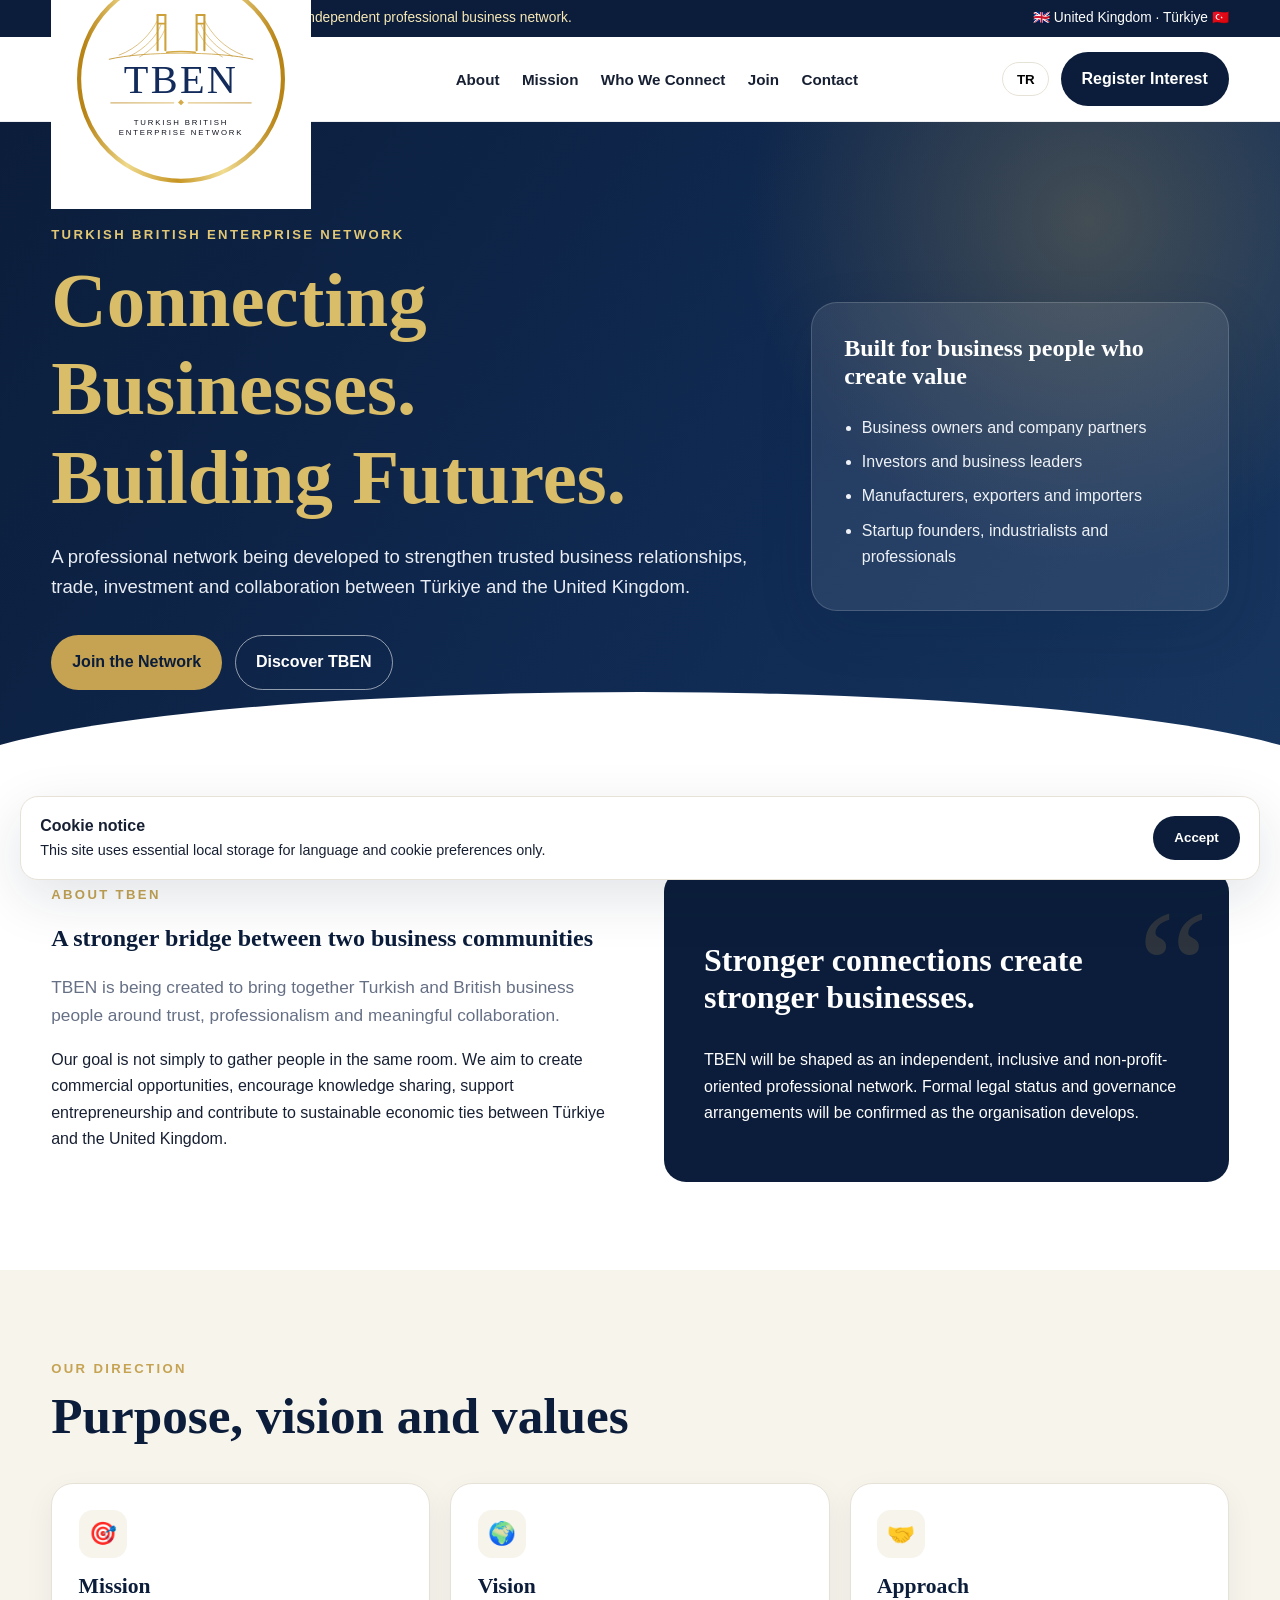
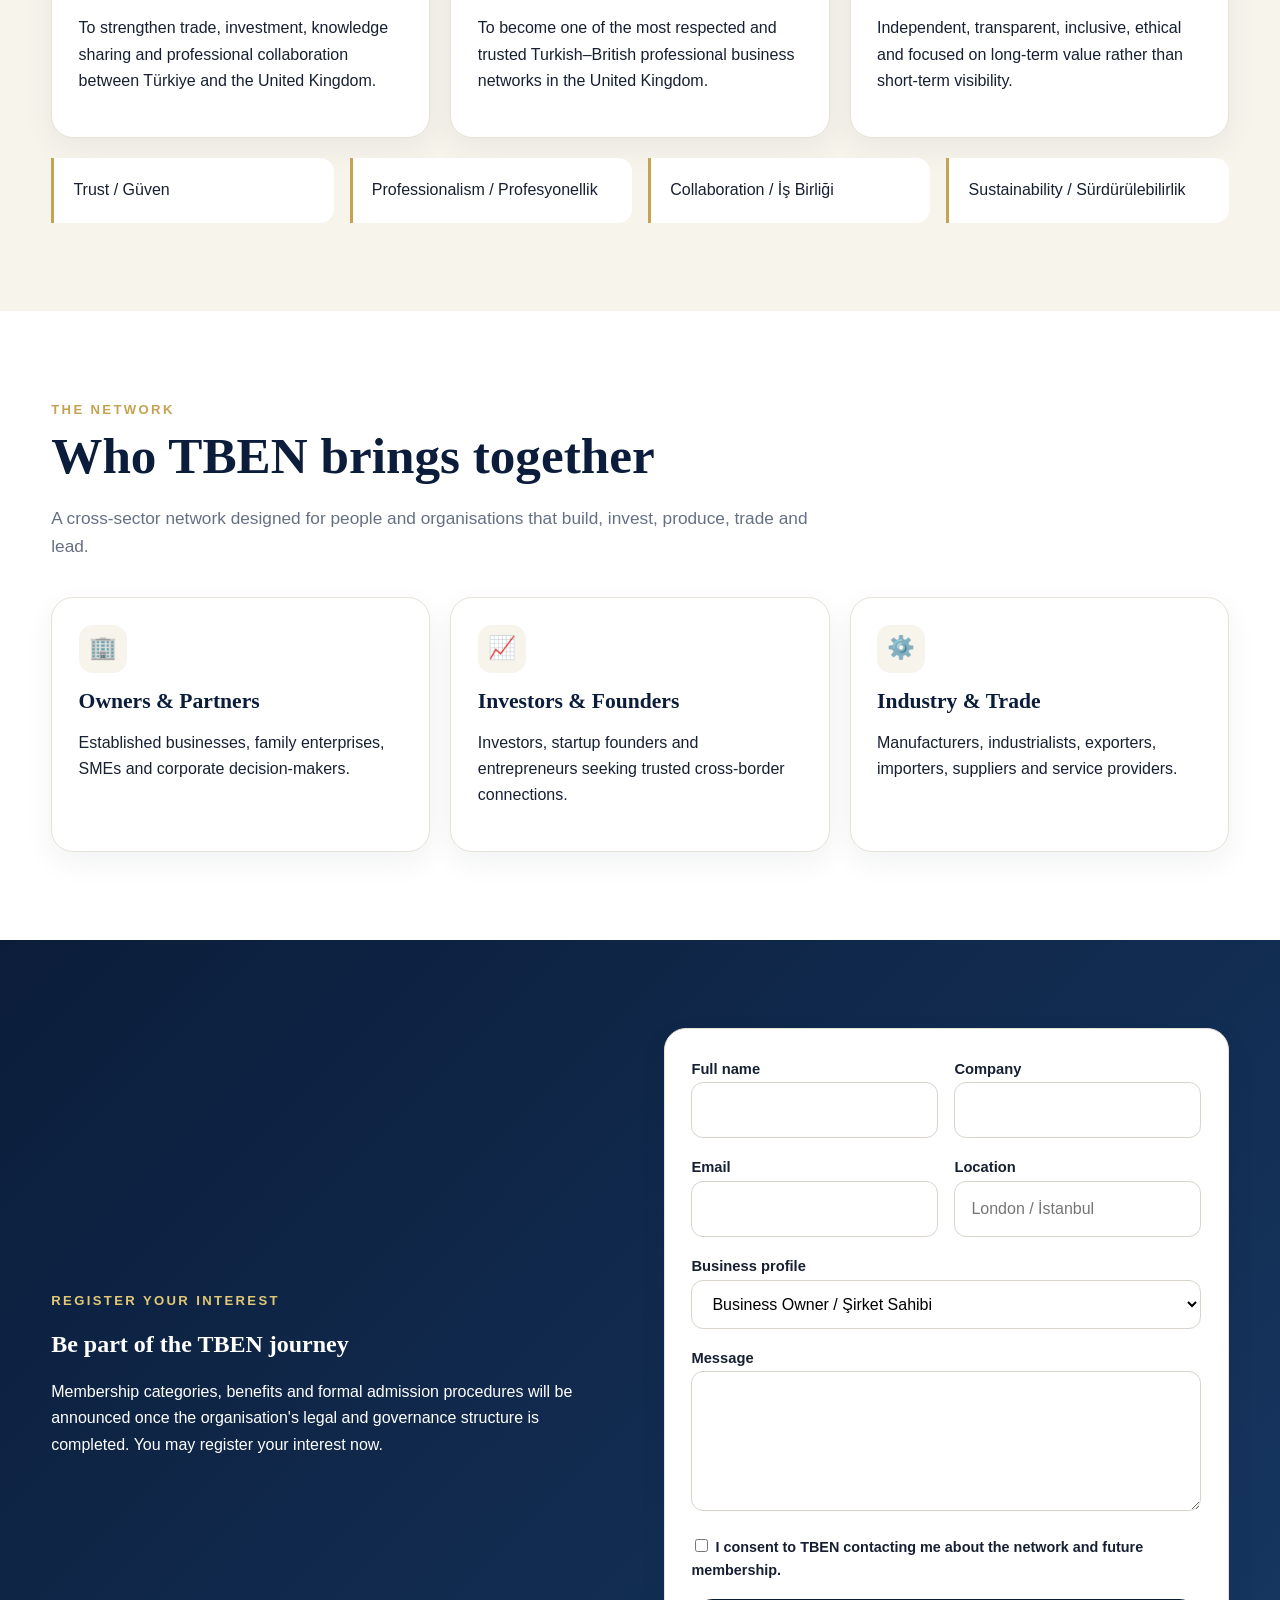
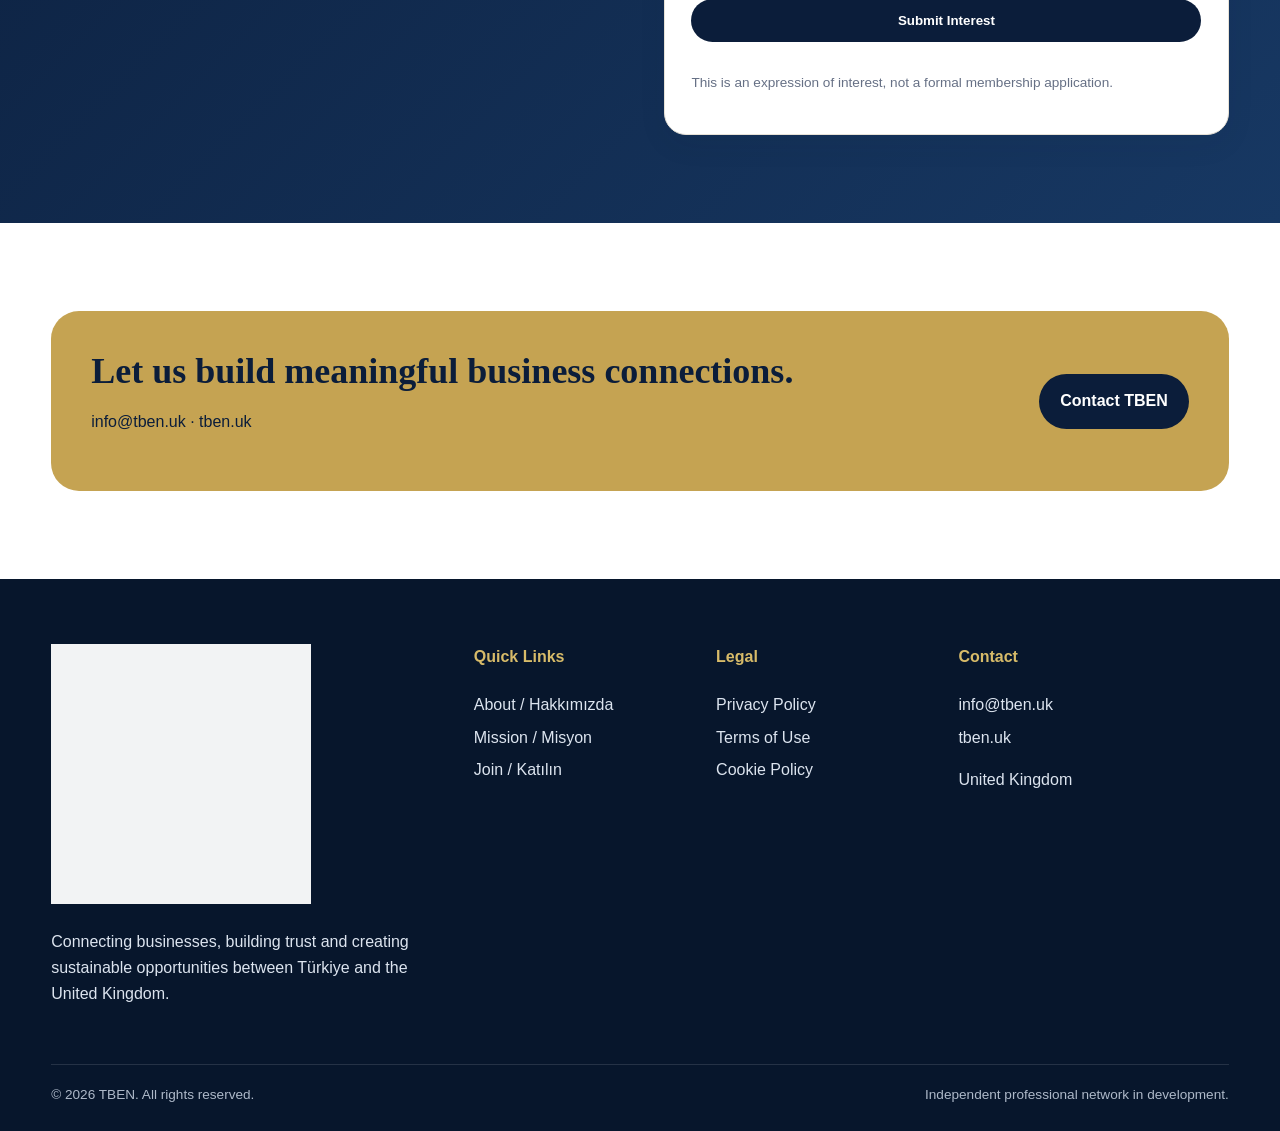
<file: index.html>
<!doctype html>
<html lang="en">
<head>
<meta charset="utf-8"><meta name="viewport" content="width=device-width,initial-scale=1">
<title>TBEN | Turkish British Enterprise Network</title>
<meta name="description" content="TBEN connects business owners, investors, manufacturers, exporters, importers, startup founders and professionals across Türkiye and the United Kingdom.">
<meta property="og:title" content="TBEN | Connecting Businesses. Building Futures.">
<meta property="og:description" content="An independent professional business network being developed to strengthen business relations between Türkiye and the United Kingdom.">
<meta property="og:type" content="website"><meta property="og:url" content="https://tben.uk">
<link rel="icon" href="assets/favicon.svg"><link rel="stylesheet" href="assets/styles.css">
</head>
<body>
<div class="topbar"><div class="container">
<span class="status" data-lang="en">TBEN is currently being developed as an independent professional business network.</span>
<span class="status" data-lang="tr">TBEN, bağımsız bir profesyonel iş ağı olarak geliştirilme aşamasındadır.</span>
<span>🇬🇧 United Kingdom · Türkiye 🇹🇷</span>
</div></div>
<header><div class="container nav">
<a class="brand" href="#home"><img src="assets/tben-logo.svg" alt="TBEN"></a>
<nav>
<a href="#about"><span data-lang="en">About</span><span data-lang="tr">Hakkımızda</span></a>
<a href="#mission"><span data-lang="en">Mission</span><span data-lang="tr">Misyon</span></a>
<a href="#network"><span data-lang="en">Who We Connect</span><span data-lang="tr">Kimleri Buluşturuyoruz</span></a>
<a href="#membership"><span data-lang="en">Join</span><span data-lang="tr">Katılın</span></a>
<a href="#contact"><span data-lang="en">Contact</span><span data-lang="tr">İletişim</span></a>
</nav>
<div class="nav-actions"><button class="lang" id="langBtn">TR</button><a class="btn btn-navy" href="#membership"><span data-lang="en">Register Interest</span><span data-lang="tr">İlgi Bildirin</span></a><button class="menu-btn" id="menuBtn" aria-label="Menu">☰</button></div>
</div></header>

<main id="home">
<section class="hero"><div class="container hero-grid">
<div>
<div class="eyebrow">Turkish British Enterprise Network</div>
<h1><span data-lang="en">Connecting Businesses.<br><span>Building Futures.</span></span><span data-lang="tr">İş Dünyasını Buluşturuyoruz.<br><span>Geleceği Birlikte Kuruyoruz.</span></span></h1>
<p data-lang="en">A professional network being developed to strengthen trusted business relationships, trade, investment and collaboration between Türkiye and the United Kingdom.</p>
<p data-lang="tr">Türkiye ile Birleşik Krallık arasında güvene dayalı iş ilişkilerini, ticareti, yatırımı ve iş birliğini güçlendirmek amacıyla geliştirilen profesyonel bir iş ağı.</p>
<div class="hero-actions"><a class="btn btn-gold" href="#membership"><span data-lang="en">Join the Network</span><span data-lang="tr">Ağa Katılın</span></a><a class="btn btn-outline" href="#about"><span data-lang="en">Discover TBEN</span><span data-lang="tr">TBEN'i Keşfedin</span></a></div>
</div>
<div class="hero-card">
<h3 data-lang="en">Built for business people who create value</h3><h3 data-lang="tr">Değer üreten iş insanları için</h3>
<ul>
<li data-lang="en">Business owners and company partners</li><li data-lang="tr">Şirket sahipleri ve ortaklar</li>
<li data-lang="en">Investors and business leaders</li><li data-lang="tr">Yatırımcılar ve iş dünyası yöneticileri</li>
<li data-lang="en">Manufacturers, exporters and importers</li><li data-lang="tr">Üreticiler, ihracatçılar ve ithalatçılar</li>
<li data-lang="en">Startup founders, industrialists and professionals</li><li data-lang="tr">Startup kurucuları, sanayiciler ve profesyoneller</li>
</ul>
</div>
</div></section>

<section id="about"><div class="container two-col">
<div><div class="eyebrow" style="color:var(--gold)">About TBEN</div>
<h2 data-lang="en">A stronger bridge between two business communities</h2><h2 data-lang="tr">İki iş dünyası arasında daha güçlü bir köprü</h2>
<p class="lead" data-lang="en">TBEN is being created to bring together Turkish and British business people around trust, professionalism and meaningful collaboration.</p>
<p class="lead" data-lang="tr">TBEN; Türk ve Britanyalı iş insanlarını güven, profesyonellik ve anlamlı iş birlikleri etrafında bir araya getirmek amacıyla oluşturulmaktadır.</p>
<p data-lang="en">Our goal is not simply to gather people in the same room. We aim to create commercial opportunities, encourage knowledge sharing, support entrepreneurship and contribute to sustainable economic ties between Türkiye and the United Kingdom.</p>
<p data-lang="tr">Amacımız yalnızca insanları aynı ortamda buluşturmak değildir. Yeni ticari fırsatlar oluşturmayı, bilgi ve deneyim paylaşımını artırmayı, girişimciliği desteklemeyi ve Türkiye ile Birleşik Krallık arasındaki sürdürülebilir ekonomik ilişkilere katkı sağlamayı hedefliyoruz.</p>
</div>
<div class="quote"><h3 data-lang="en">Stronger connections create stronger businesses.</h3><h3 data-lang="tr">Güçlü bağlantılar, güçlü işletmeler oluşturur.</h3>
<p data-lang="en">TBEN will be shaped as an independent, inclusive and non-profit-oriented professional network. Formal legal status and governance arrangements will be confirmed as the organisation develops.</p>
<p data-lang="tr">TBEN; bağımsız, kapsayıcı ve kâr amacı gütmeyen bir profesyonel iş ağı anlayışıyla şekillendirilmektedir. Resmî hukuki statü ve yönetim yapısı, kuruluş süreci ilerledikçe kesinleştirilecektir.</p></div>
</div></section>

<section id="mission" class="alt"><div class="container">
<div class="section-head"><div class="eyebrow" style="color:var(--gold)">Our Direction</div><h2 data-lang="en">Purpose, vision and values</h2><h2 data-lang="tr">Amaç, vizyon ve değerler</h2></div>
<div class="grid-3">
<article class="card"><div class="icon">🎯</div><h3 data-lang="en">Mission</h3><h3 data-lang="tr">Misyon</h3><p data-lang="en">To strengthen trade, investment, knowledge sharing and professional collaboration between Türkiye and the United Kingdom.</p><p data-lang="tr">Türkiye ile Birleşik Krallık arasında ticareti, yatırımı, bilgi paylaşımını ve profesyonel iş birliğini güçlendirmek.</p></article>
<article class="card"><div class="icon">🌍</div><h3 data-lang="en">Vision</h3><h3 data-lang="tr">Vizyon</h3><p data-lang="en">To become one of the most respected and trusted Turkish–British professional business networks in the United Kingdom.</p><p data-lang="tr">Birleşik Krallık'ın en saygın ve güvenilir Türk–Britanya profesyonel iş ağlarından biri olmak.</p></article>
<article class="card"><div class="icon">🤝</div><h3 data-lang="en">Approach</h3><h3 data-lang="tr">Yaklaşım</h3><p data-lang="en">Independent, transparent, inclusive, ethical and focused on long-term value rather than short-term visibility.</p><p data-lang="tr">Bağımsız, şeffaf, kapsayıcı, etik ve kısa vadeli görünürlük yerine uzun vadeli değere odaklı.</p></article>
</div>
<div class="values" style="margin-top:1.25rem">
<div class="value">Trust / Güven</div><div class="value">Professionalism / Profesyonellik</div><div class="value">Collaboration / İş Birliği</div><div class="value">Sustainability / Sürdürülebilirlik</div>
</div></div></section>

<section id="network"><div class="container">
<div class="section-head"><div class="eyebrow" style="color:var(--gold)">The Network</div><h2 data-lang="en">Who TBEN brings together</h2><h2 data-lang="tr">TBEN kimleri buluşturur?</h2><p class="lead" data-lang="en">A cross-sector network designed for people and organisations that build, invest, produce, trade and lead.</p><p class="lead" data-lang="tr">Üreten, yatırım yapan, ticaret geliştiren ve yöneten kişi ve kuruluşlar için sektörler arası bir ağ.</p></div>
<div class="grid-3">
<article class="card"><div class="icon">🏢</div><h3 data-lang="en">Owners & Partners</h3><h3 data-lang="tr">Şirket Sahipleri ve Ortaklar</h3><p data-lang="en">Established businesses, family enterprises, SMEs and corporate decision-makers.</p><p data-lang="tr">Yerleşik işletmeler, aile şirketleri, KOBİ'ler ve kurumsal karar vericiler.</p></article>
<article class="card"><div class="icon">📈</div><h3 data-lang="en">Investors & Founders</h3><h3 data-lang="tr">Yatırımcılar ve Kurucular</h3><p data-lang="en">Investors, startup founders and entrepreneurs seeking trusted cross-border connections.</p><p data-lang="tr">Güvenilir sınır ötesi bağlantılar arayan yatırımcılar, startup kurucuları ve girişimciler.</p></article>
<article class="card"><div class="icon">⚙️</div><h3 data-lang="en">Industry & Trade</h3><h3 data-lang="tr">Sanayi ve Ticaret</h3><p data-lang="en">Manufacturers, industrialists, exporters, importers, suppliers and service providers.</p><p data-lang="tr">Üreticiler, sanayiciler, ihracatçılar, ithalatçılar, tedarikçiler ve hizmet sağlayıcılar.</p></article>
</div></div></section>

<section id="membership" class="membership"><div class="container two-col">
<div><div class="eyebrow">Register Your Interest</div><h2 data-lang="en">Be part of the TBEN journey</h2><h2 data-lang="tr">TBEN yolculuğunda yer alın</h2><p data-lang="en">Membership categories, benefits and formal admission procedures will be announced once the organisation's legal and governance structure is completed. You may register your interest now.</p><p data-lang="tr">Üyelik kategorileri, avantajları ve resmî kabul süreçleri kuruluşun hukuki ve yönetsel yapısı tamamlandığında duyurulacaktır. Şimdiden ilginizi bildirebilirsiniz.</p></div>
<div class="card">
<form name="membership-interest" method="POST" data-netlify="true">
<input type="hidden" name="form-name" value="membership-interest">
<div class="form-grid"><div><label><span data-lang="en">Full name</span><span data-lang="tr">Ad Soyad</span></label><input name="name" required></div><div><label><span data-lang="en">Company</span><span data-lang="tr">Şirket</span></label><input name="company"></div></div>
<div class="form-grid"><div><label>Email</label><input type="email" name="email" required></div><div><label><span data-lang="en">Location</span><span data-lang="tr">Konum</span></label><input name="location" placeholder="London / İstanbul"></div></div>
<div><label><span data-lang="en">Business profile</span><span data-lang="tr">İş profili</span></label><select name="profile"><option>Business Owner / Şirket Sahibi</option><option>Investor / Yatırımcı</option><option>Manufacturer / Üretici</option><option>Exporter / İhracatçı</option><option>Importer / İthalatçı</option><option>Startup Founder / Startup Kurucusu</option><option>Executive / Yönetici</option><option>Professional / Profesyonel</option></select></div>
<div><label><span data-lang="en">Message</span><span data-lang="tr">Mesaj</span></label><textarea name="message"></textarea></div>
<label class="small"><input type="checkbox" required style="width:auto"> <span data-lang="en">I consent to TBEN contacting me about the network and future membership.</span><span data-lang="tr">TBEN'in ağ ve gelecekteki üyelik süreci hakkında benimle iletişime geçmesini kabul ediyorum.</span></label>
<button class="btn btn-navy" type="submit"><span data-lang="en">Submit Interest</span><span data-lang="tr">İlgi Bildirimini Gönder</span></button>
<p class="note" data-lang="en">This is an expression of interest, not a formal membership application.</p><p class="note" data-lang="tr">Bu form bir ilgi bildirimidir; resmî üyelik başvurusu değildir.</p>
</form></div>
</div></section>

<section id="contact"><div class="container">
<div class="cta"><div><h2 data-lang="en">Let us build meaningful business connections.</h2><h2 data-lang="tr">Anlamlı iş bağlantılarını birlikte kuralım.</h2><p>info@tben.uk · tben.uk</p></div><a class="btn btn-navy" href="mailto:info@tben.uk"><span data-lang="en">Contact TBEN</span><span data-lang="tr">TBEN ile İletişim</span></a></div>
</div></section>
</main>

<footer><div class="container">
<div class="footer-grid">
<div><img class="footer-logo" src="assets/tben-logo.svg" alt="TBEN"><p data-lang="en">Connecting businesses, building trust and creating sustainable opportunities between Türkiye and the United Kingdom.</p><p data-lang="tr">Türkiye ile Birleşik Krallık arasında iş dünyasını buluşturan, güven ve sürdürülebilir fırsatlar oluşturan profesyonel ağ.</p></div>
<div><h4 data-lang="en">Quick Links</h4><h4 data-lang="tr">Hızlı Bağlantılar</h4><a href="#about">About / Hakkımızda</a><a href="#mission">Mission / Misyon</a><a href="#membership">Join / Katılın</a></div>
<div><h4 data-lang="en">Legal</h4><h4 data-lang="tr">Yasal</h4><a href="privacy.html">Privacy Policy</a><a href="terms.html">Terms of Use</a><a href="cookies.html">Cookie Policy</a></div>
<div><h4 data-lang="en">Contact</h4><h4 data-lang="tr">İletişim</h4><a href="mailto:info@tben.uk">info@tben.uk</a><a href="https://tben.uk">tben.uk</a><p>United Kingdom</p></div>
</div>
<div class="copyright"><span>© 2026 TBEN. All rights reserved.</span><span data-lang="en">Independent professional network in development.</span><span data-lang="tr">Geliştirilme aşamasında bağımsız profesyonel iş ağı.</span></div>
</div></footer>

<div class="cookie" id="cookie"><div><strong data-lang="en">Cookie notice</strong><strong data-lang="tr">Çerez bildirimi</strong><div class="small" data-lang="en">This site uses essential local storage for language and cookie preferences only.</div><div class="small" data-lang="tr">Bu site yalnızca dil ve çerez tercihleri için gerekli yerel depolamayı kullanır.</div></div><button class="btn btn-navy" id="acceptCookie"><span data-lang="en">Accept</span><span data-lang="tr">Kabul Et</span></button></div>
<script src="assets/script.js"></script>
</body></html>
</file>
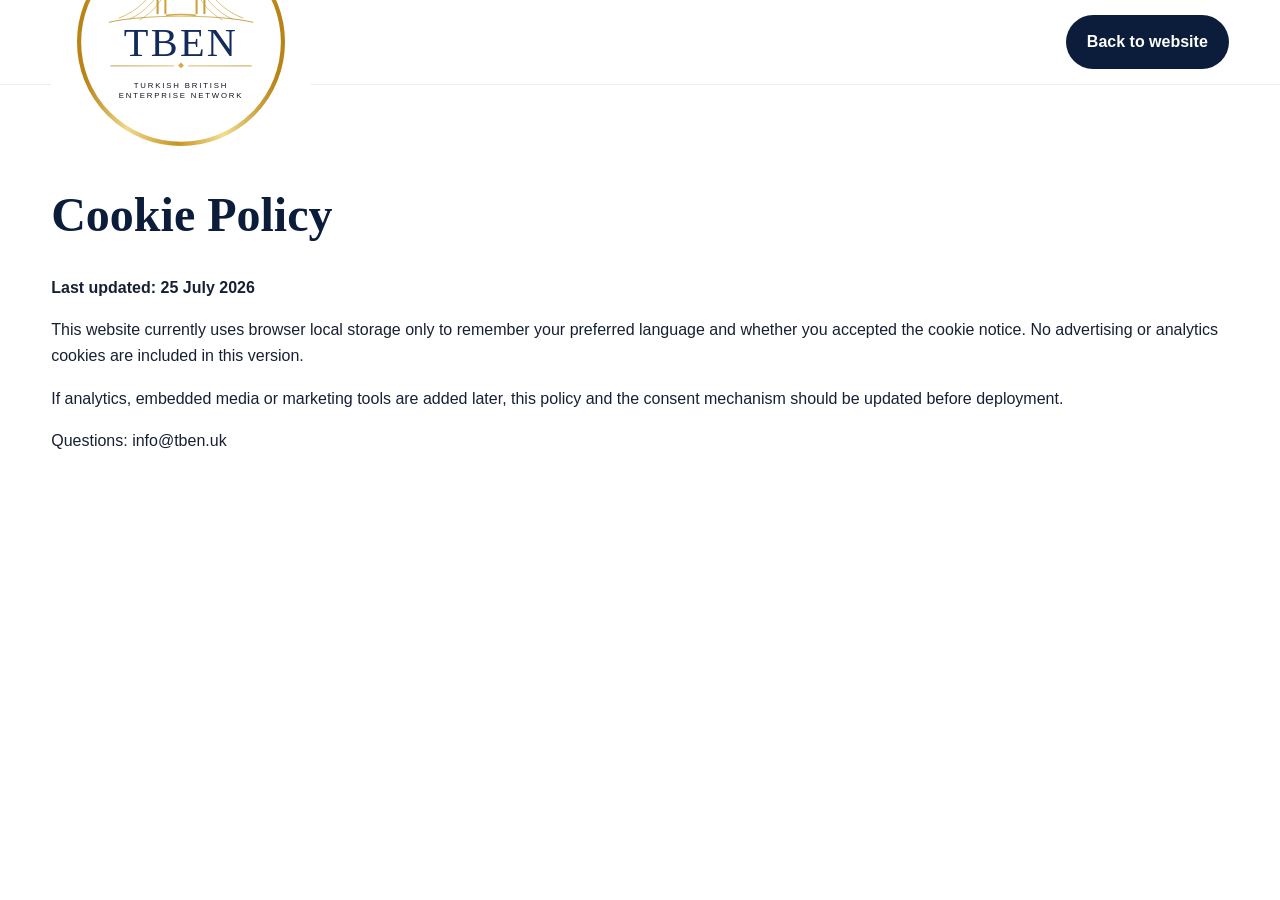
<file: cookies.html>
<!doctype html><html lang="en"><head><meta charset="utf-8"><meta name="viewport" content="width=device-width,initial-scale=1"><title>Cookie Policy | TBEN</title><link rel="icon" href="assets/favicon.svg"><link rel="stylesheet" href="assets/styles.css"></head><body><header><div class="container nav"><a class="brand" href="index.html"><img src="assets/tben-logo.svg" alt="TBEN"></a><a class="btn btn-navy" href="index.html">Back to website</a></div></header><main class="legal"><div class="container"><h1>Cookie Policy</h1><p><strong>Last updated: 25 July 2026</strong></p><p>This website currently uses browser local storage only to remember your preferred language and whether you accepted the cookie notice. No advertising or analytics cookies are included in this version.</p><p>If analytics, embedded media or marketing tools are added later, this policy and the consent mechanism should be updated before deployment.</p><p>Questions: info@tben.uk</p></div></main></body></html>
</file>
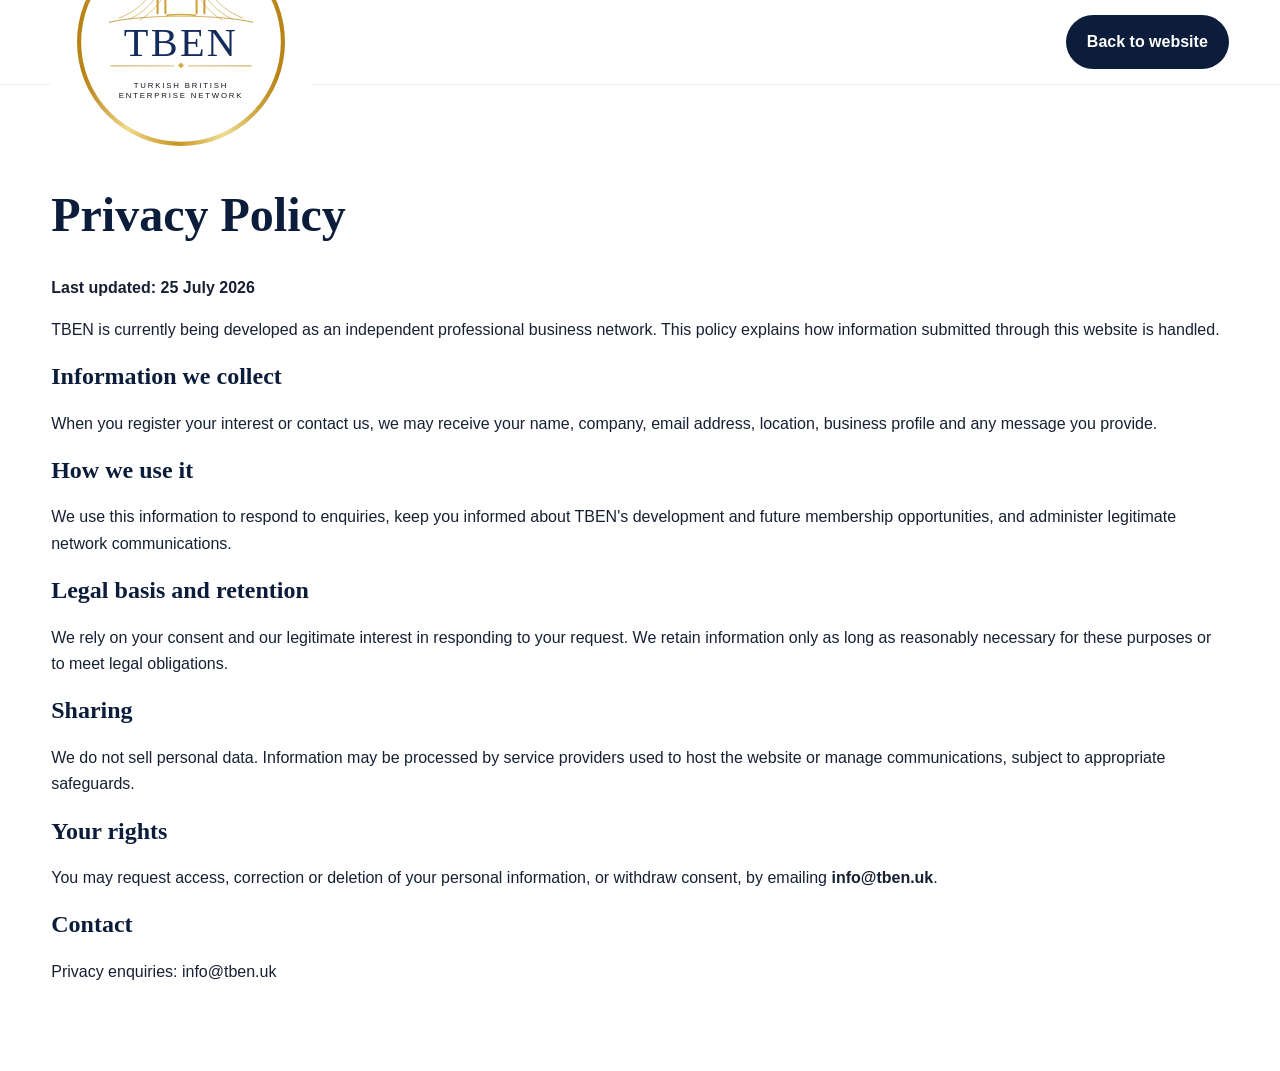
<file: privacy.html>
<!doctype html><html lang="en"><head><meta charset="utf-8"><meta name="viewport" content="width=device-width,initial-scale=1"><title>Privacy Policy | TBEN</title><link rel="icon" href="assets/favicon.svg"><link rel="stylesheet" href="assets/styles.css"></head><body><header><div class="container nav"><a class="brand" href="index.html"><img src="assets/tben-logo.svg" alt="TBEN"></a><a class="btn btn-navy" href="index.html">Back to website</a></div></header><main class="legal"><div class="container"><h1>Privacy Policy</h1><p><strong>Last updated: 25 July 2026</strong></p><p>TBEN is currently being developed as an independent professional business network. This policy explains how information submitted through this website is handled.</p><h2>Information we collect</h2><p>When you register your interest or contact us, we may receive your name, company, email address, location, business profile and any message you provide.</p><h2>How we use it</h2><p>We use this information to respond to enquiries, keep you informed about TBEN's development and future membership opportunities, and administer legitimate network communications.</p><h2>Legal basis and retention</h2><p>We rely on your consent and our legitimate interest in responding to your request. We retain information only as long as reasonably necessary for these purposes or to meet legal obligations.</p><h2>Sharing</h2><p>We do not sell personal data. Information may be processed by service providers used to host the website or manage communications, subject to appropriate safeguards.</p><h2>Your rights</h2><p>You may request access, correction or deletion of your personal information, or withdraw consent, by emailing <a href="mailto:info@tben.uk"><strong>info@tben.uk</strong></a>.</p><h2>Contact</h2><p>Privacy enquiries: info@tben.uk</p></div></main></body></html>
</file>
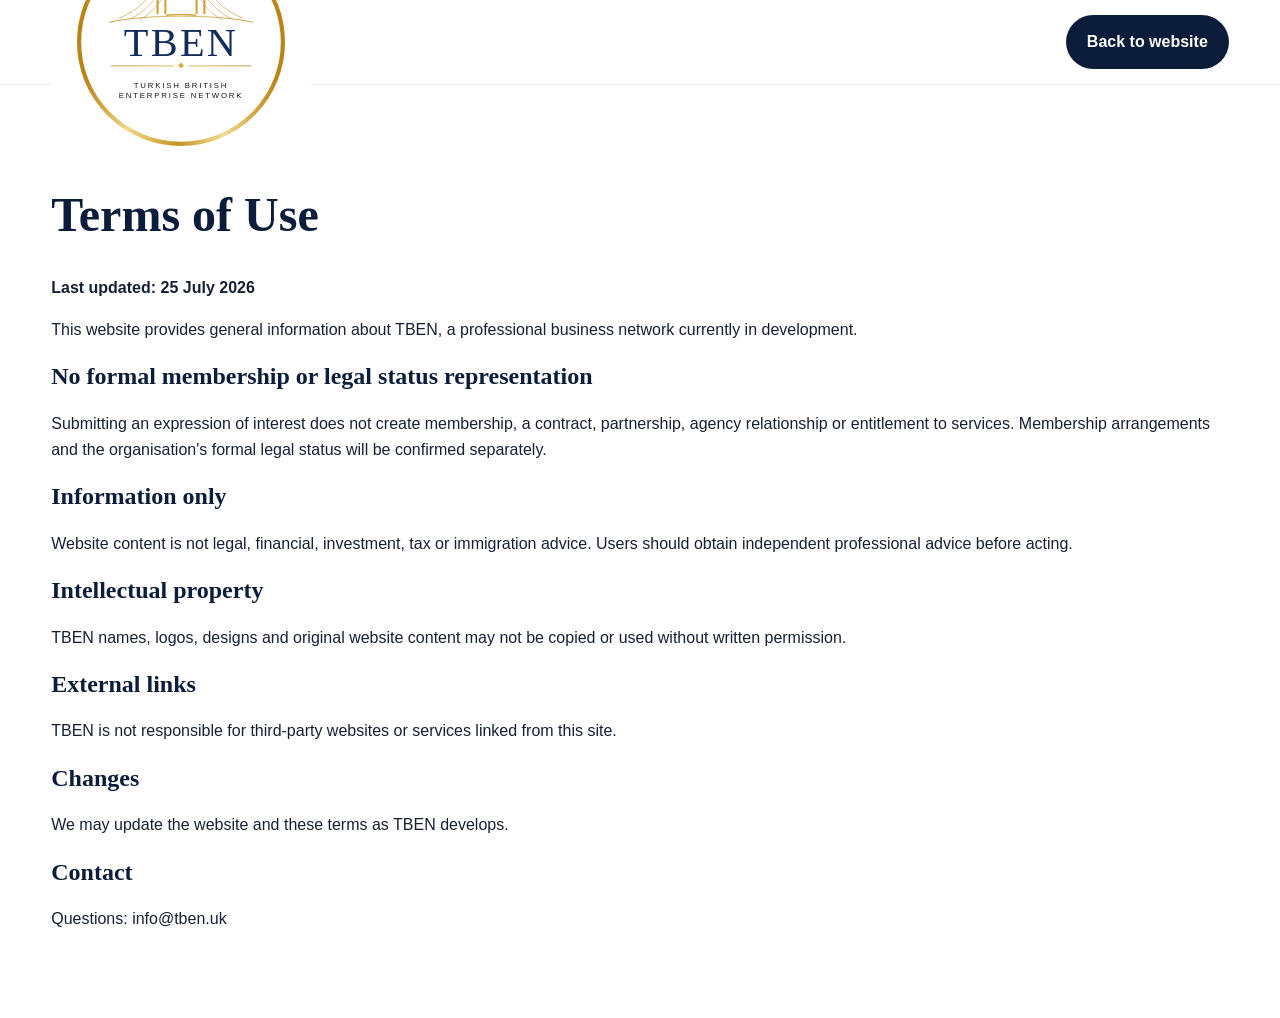
<file: terms.html>
<!doctype html><html lang="en"><head><meta charset="utf-8"><meta name="viewport" content="width=device-width,initial-scale=1"><title>Terms of Use | TBEN</title><link rel="icon" href="assets/favicon.svg"><link rel="stylesheet" href="assets/styles.css"></head><body><header><div class="container nav"><a class="brand" href="index.html"><img src="assets/tben-logo.svg" alt="TBEN"></a><a class="btn btn-navy" href="index.html">Back to website</a></div></header><main class="legal"><div class="container"><h1>Terms of Use</h1><p><strong>Last updated: 25 July 2026</strong></p><p>This website provides general information about TBEN, a professional business network currently in development.</p><h2>No formal membership or legal status representation</h2><p>Submitting an expression of interest does not create membership, a contract, partnership, agency relationship or entitlement to services. Membership arrangements and the organisation's formal legal status will be confirmed separately.</p><h2>Information only</h2><p>Website content is not legal, financial, investment, tax or immigration advice. Users should obtain independent professional advice before acting.</p><h2>Intellectual property</h2><p>TBEN names, logos, designs and original website content may not be copied or used without written permission.</p><h2>External links</h2><p>TBEN is not responsible for third-party websites or services linked from this site.</p><h2>Changes</h2><p>We may update the website and these terms as TBEN develops.</p><h2>Contact</h2><p>Questions: info@tben.uk</p></div></main></body></html>
</file>
<file: assets/styles.css>
:root{
  --navy:#0B1D3A; --navy2:#10294e; --gold:#C5A352; --cream:#F7F4EC;
  --white:#fff; --ink:#172033; --muted:#667085; --line:#e7e2d7;
  --shadow:0 18px 55px rgba(11,29,58,.12); --radius:22px;
}
*{box-sizing:border-box}
html{scroll-behavior:smooth}
body{margin:0;font-family:Inter,Arial,Helvetica,sans-serif;color:var(--ink);background:#fff;line-height:1.65}
a{color:inherit;text-decoration:none}
img{max-width:100%}
.container{width:min(1180px,92%);margin:auto}
.topbar{background:var(--navy);color:#fff;font-size:.86rem;padding:.45rem 0}
.topbar .container{display:flex;justify-content:space-between;gap:1rem;align-items:center}
.status{color:#f7e8b6}
header{position:sticky;top:0;z-index:20;background:rgba(255,255,255,.96);backdrop-filter:blur(16px);border-bottom:1px solid rgba(11,29,58,.08)}
.nav{height:84px;display:flex;align-items:center;justify-content:space-between;gap:2rem}
.brand img{width:260px;height:auto;display:block}
nav{display:flex;gap:1.4rem;align-items:center;font-size:.95rem;font-weight:650}
nav a:hover{color:var(--gold)}
.nav-actions{display:flex;align-items:center;gap:.7rem}
.lang{border:1px solid var(--line);background:#fff;border-radius:999px;padding:.55rem .85rem;font-weight:700;cursor:pointer}
.menu-btn{display:none;border:0;background:transparent;font-size:1.5rem}
.btn{display:inline-flex;align-items:center;justify-content:center;gap:.5rem;border-radius:999px;padding:.82rem 1.25rem;font-weight:750;border:1px solid transparent;cursor:pointer;transition:.2s}
.btn:hover{transform:translateY(-1px)}
.btn-gold{background:var(--gold);color:var(--navy)}
.btn-outline{border-color:rgba(255,255,255,.55);color:#fff}
.btn-navy{background:var(--navy);color:#fff}
.hero{position:relative;overflow:hidden;background:
radial-gradient(circle at 85% 15%,rgba(197,163,82,.28),transparent 28%),
linear-gradient(125deg,var(--navy),#102b54 63%,#17365f);color:#fff;padding:102px 0 92px}
.hero:after{content:"";position:absolute;inset:auto -5% -170px -5%;height:260px;background:#fff;border-radius:50% 50% 0 0/35% 35% 0 0}
.hero-grid{position:relative;z-index:2;display:grid;grid-template-columns:1.25fr .75fr;gap:4rem;align-items:center}
.eyebrow{color:#e2c875;text-transform:uppercase;letter-spacing:.18em;font-size:.82rem;font-weight:800}
h1,h2,h3{font-family:Georgia,'Times New Roman',serif;line-height:1.15;color:var(--navy)}
.hero h1{color:#fff;font-size:clamp(2.7rem,6vw,5.3rem);margin:.7rem 0 1.25rem}
.hero h1 span{color:#d9bd69}
.hero p{font-size:1.16rem;color:#e9edf4;max-width:720px}
.hero-actions{display:flex;gap:.8rem;flex-wrap:wrap;margin-top:2rem}
.hero-card{background:rgba(255,255,255,.09);border:1px solid rgba(255,255,255,.16);border-radius:26px;padding:2rem;box-shadow:var(--shadow)}
.hero-card h3{color:#fff;font-size:1.5rem;margin-top:0}
.hero-card ul{padding-left:1.1rem;margin-bottom:0}
.hero-card li{margin:.5rem 0;color:#eef2f7}
section{padding:88px 0}
.section-head{max-width:760px;margin-bottom:2.3rem}
.section-head h2{font-size:clamp(2rem,4vw,3.25rem);margin:.45rem 0}
.lead{font-size:1.08rem;color:var(--muted)}
.grid-3{display:grid;grid-template-columns:repeat(3,1fr);gap:1.25rem}
.card{background:#fff;border:1px solid var(--line);border-radius:var(--radius);padding:1.65rem;box-shadow:0 10px 30px rgba(11,29,58,.06)}
.card .icon{width:48px;height:48px;border-radius:14px;background:var(--cream);display:grid;place-items:center;font-size:1.4rem;margin-bottom:1rem}
.card h3{font-size:1.35rem;margin:.2rem 0 .55rem}
.alt{background:var(--cream)}
.two-col{display:grid;grid-template-columns:1fr 1fr;gap:3rem;align-items:center}
.quote{background:var(--navy);color:#fff;padding:2.5rem;border-radius:var(--radius);position:relative;overflow:hidden}
.quote:before{content:"“";font-family:Georgia,serif;font-size:10rem;position:absolute;right:20px;top:-35px;color:rgba(197,163,82,.18)}
.quote h3{color:#fff;font-size:2rem}
.values{display:grid;grid-template-columns:repeat(4,1fr);gap:1rem}
.value{padding:1.2rem;border-left:3px solid var(--gold);background:#fff;border-radius:0 14px 14px 0}
.membership{background:linear-gradient(135deg,var(--navy),#173863);color:#fff}
.membership h2,.membership h3{color:#fff}
.membership .card{color:var(--ink)}
form{display:grid;gap:1rem}
.form-grid{display:grid;grid-template-columns:1fr 1fr;gap:1rem}
label{font-weight:700;font-size:.92rem}
input,select,textarea{width:100%;padding:.88rem 1rem;border:1px solid #d8d4ca;border-radius:12px;font:inherit;background:#fff}
textarea{min-height:140px;resize:vertical}
.note{font-size:.85rem;color:var(--muted)}
.cta{background:var(--gold);color:var(--navy);border-radius:28px;padding:2.5rem;display:flex;justify-content:space-between;gap:2rem;align-items:center}
.cta h2{margin:0;font-size:2.25rem}
footer{background:#07162c;color:#dce4ef;padding:65px 0 25px}
.footer-grid{display:grid;grid-template-columns:1.3fr .7fr .7fr .9fr;gap:2rem}
.footer-logo{filter:brightness(0) invert(1);opacity:.95;width:260px}
footer h4{color:#d7bb69;margin-top:0}
footer a{display:block;margin:.4rem 0;color:#dce4ef}
footer a:hover{color:#d7bb69}
.copyright{border-top:1px solid rgba(255,255,255,.12);margin-top:2.5rem;padding-top:1.2rem;display:flex;justify-content:space-between;gap:1rem;font-size:.85rem;color:#aeb9c9}
.cookie{position:fixed;z-index:40;left:20px;right:20px;bottom:20px;background:#fff;border:1px solid var(--line);box-shadow:var(--shadow);border-radius:18px;padding:1rem 1.2rem;display:none;align-items:center;justify-content:space-between;gap:1rem}
.cookie.show{display:flex}
.small{font-size:.9rem}
[data-lang="tr"]{display:none}
body.tr [data-lang="en"]{display:none}
body.tr [data-lang="tr"]{display:initial}
body.tr div[data-lang="tr"],body.tr section[data-lang="tr"],body.tr p[data-lang="tr"]{display:block}
.legal{padding:70px 0}
.legal h1{font-size:3rem}
@media(max-width:900px){
  nav{display:none;position:absolute;top:84px;left:0;right:0;background:#fff;padding:1rem 4%;box-shadow:var(--shadow);flex-direction:column;align-items:flex-start}
  nav.open{display:flex}
  .menu-btn{display:block}
  .hero-grid,.two-col,.footer-grid{grid-template-columns:1fr}
  .grid-3{grid-template-columns:1fr 1fr}
  .values{grid-template-columns:1fr 1fr}
  .brand img{width:210px}
  .hero{padding-top:72px}
}
@media(max-width:620px){
  .grid-3,.values,.form-grid{grid-template-columns:1fr}
  .topbar .container,.copyright,.cta,.cookie{align-items:flex-start;flex-direction:column}
  .nav{height:76px}
  nav{top:76px}
  .hero h1{font-size:2.65rem}
  section{padding:68px 0}
}
</file>
